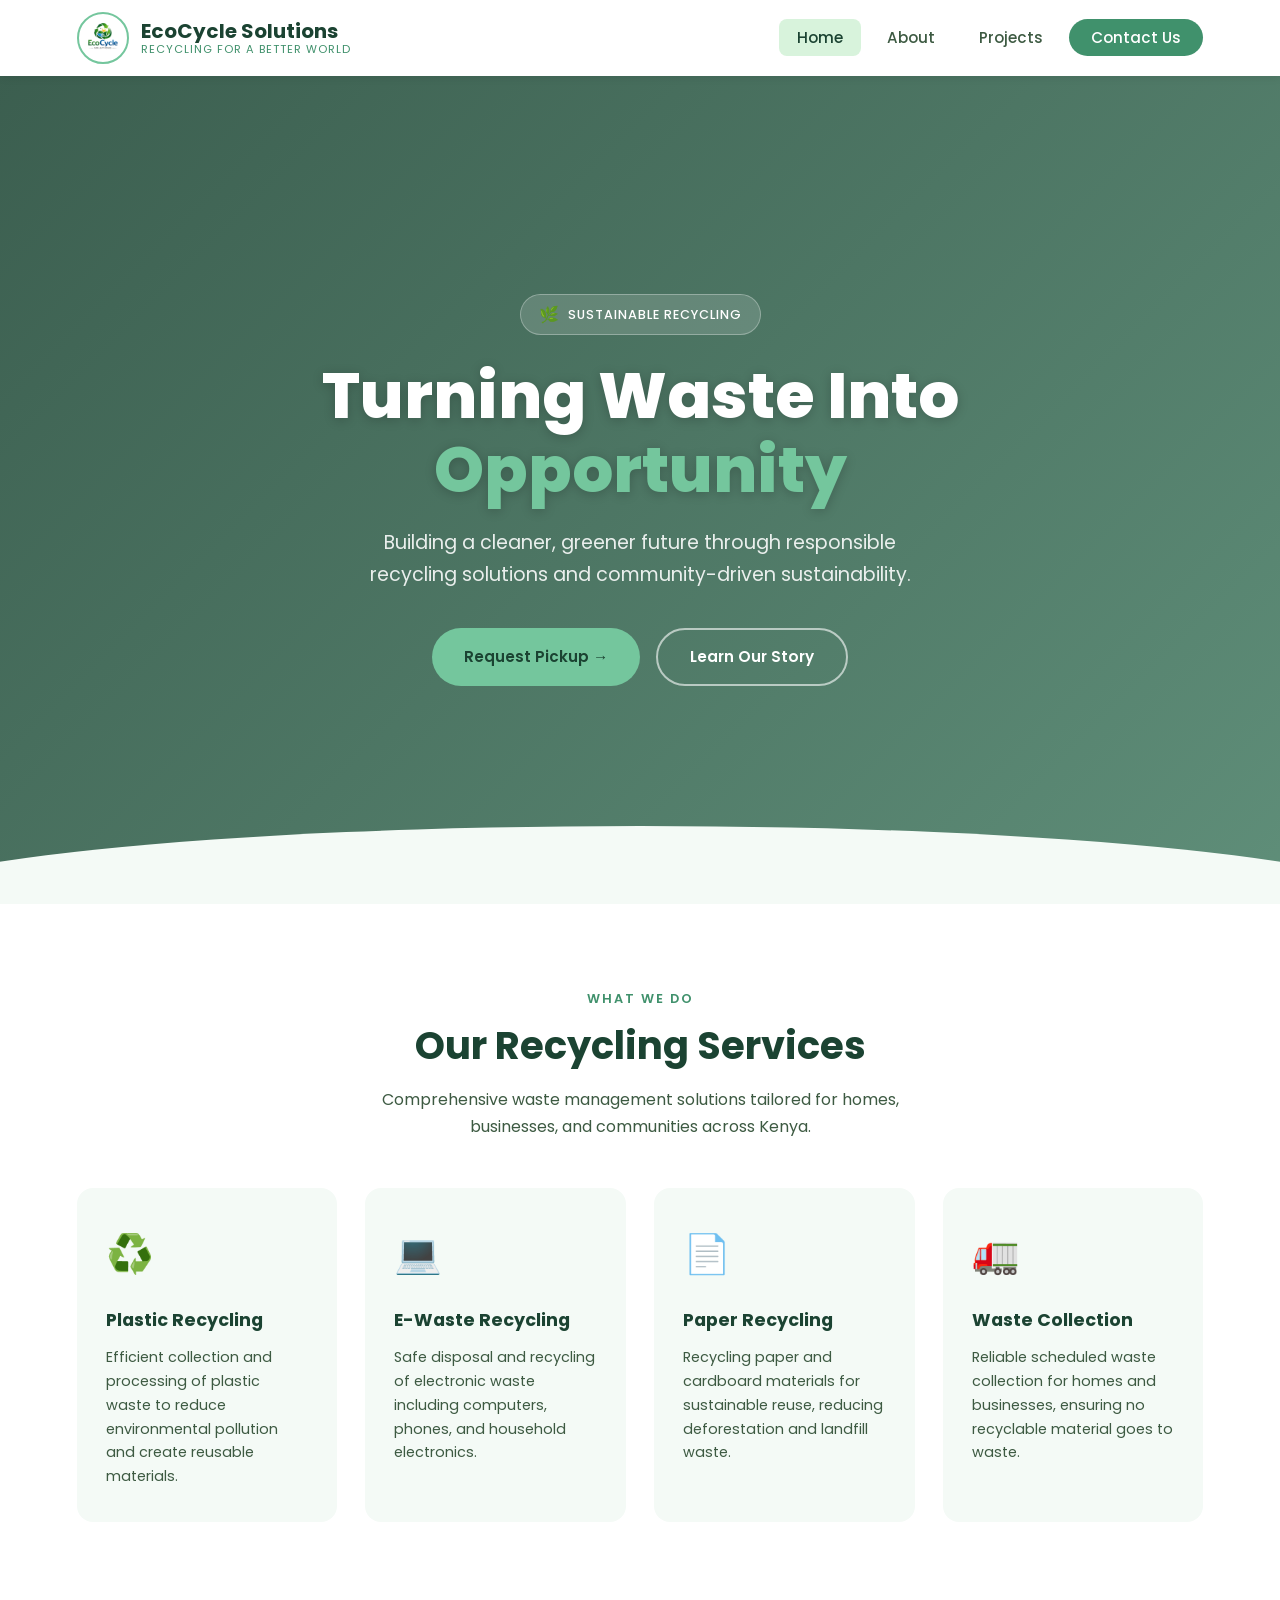
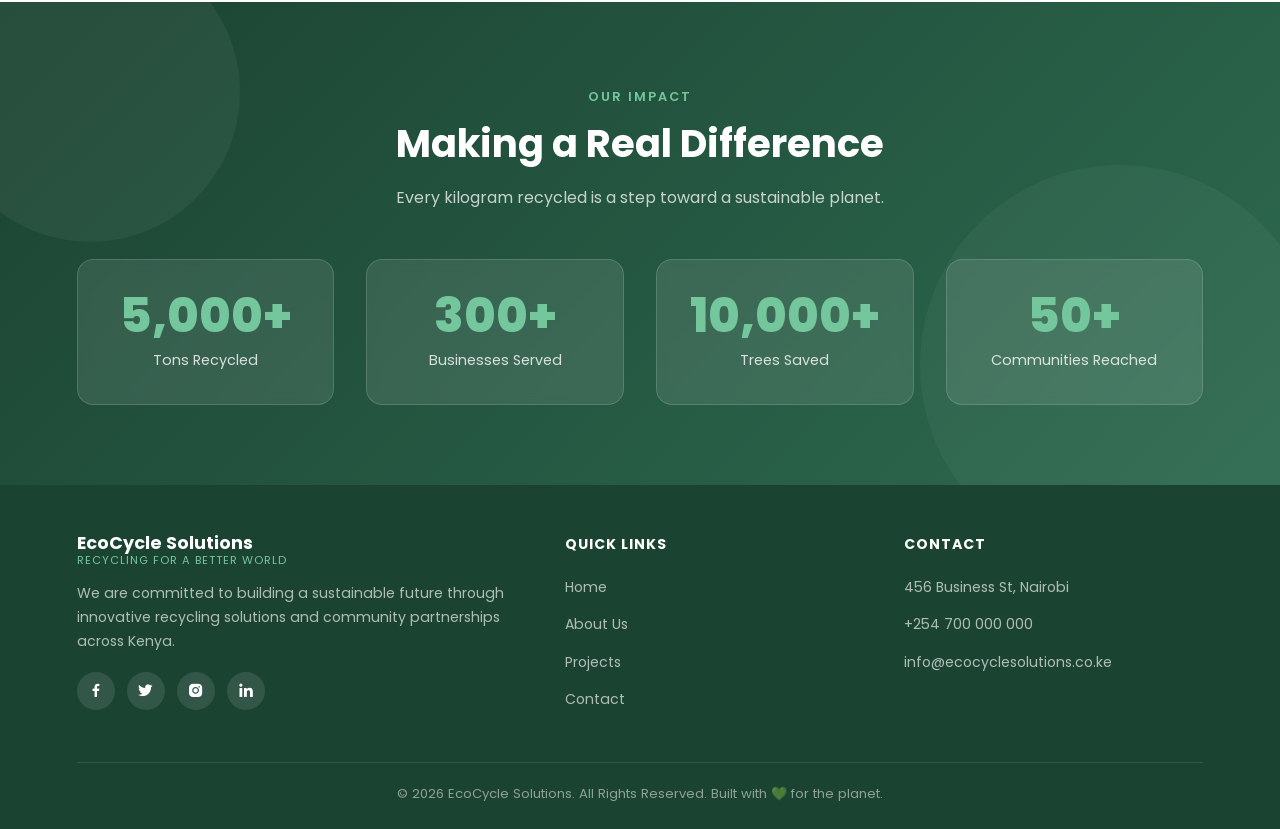
<file: index.html>
<!DOCTYPE html>
<html lang="en">
<head>
  <meta charset="UTF-8">
  <meta name="viewport" content="width=device-width, initial-scale=1.0">
  <meta name="description" content="EcoCycle Solutions — Building a cleaner, greener future through responsible recycling and sustainable waste management in Kenya.">
  <title>EcoCycle Solutions | Home</title>
  <link rel="stylesheet" href="style.css">
  <link href="https://unpkg.com/boxicons@2.1.4/css/boxicons.min.css" rel="stylesheet">
</head>
<body>

<!-- ===== HEADER ===== -->
<header>
  <div class="nav-container">
    <div class="logo">
      <img src="logo.png" alt="EcoCycle Solutions Logo">
      <div class="logo-text">EcoCycle Solutions<span>Recycling for a better world</span></div>
    </div>

    <button class="hamburger" id="hamburger" aria-label="Toggle menu">
      <span></span><span></span><span></span>
    </button>

    <nav id="main-nav">
      <ul>
        <li><a href="index.html" class="active">Home</a></li>
        <li><a href="about.html">About</a></li>
        <li><a href="projects.html">Projects</a></li>
        <li><a href="contact.html" class="btn-nav">Contact Us</a></li>
      </ul>
    </nav>
  </div>
</header>

<!-- ===== HERO ===== -->
<section class="hero">
  <div class="hero-content">
    <div class="hero-badge">Sustainable Recycling</div>
    <h1>Turning Waste Into <em>Opportunity</em></h1>
    <p>Building a cleaner, greener future through responsible recycling solutions and community-driven sustainability.</p>
    <div class="hero-actions">
      <a href="contact.html" class="btn btn-primary">Request Pickup &rarr;</a>
      <a href="about.html" class="btn btn-outline">Learn Our Story</a>
    </div>
  </div>
</section>

<!-- ===== SERVICES ===== -->
<section class="services">
  <div class="section-header">
    <span class="section-label">What We Do</span>
    <h2 class="section-title">Our Recycling Services</h2>
    <p class="section-subtitle">Comprehensive waste management solutions tailored for homes, businesses, and communities across Kenya.</p>
  </div>

  <div class="service-grid">
    <div class="service-card">
      <span class="service-icon">♻️</span>
      <h3>Plastic Recycling</h3>
      <p>Efficient collection and processing of plastic waste to reduce environmental pollution and create reusable materials.</p>
    </div>
    <div class="service-card">
      <span class="service-icon">💻</span>
      <h3>E-Waste Recycling</h3>
      <p>Safe disposal and recycling of electronic waste including computers, phones, and household electronics.</p>
    </div>
    <div class="service-card">
      <span class="service-icon">📄</span>
      <h3>Paper Recycling</h3>
      <p>Recycling paper and cardboard materials for sustainable reuse, reducing deforestation and landfill waste.</p>
    </div>
    <div class="service-card">
      <span class="service-icon">🚛</span>
      <h3>Waste Collection</h3>
      <p>Reliable scheduled waste collection for homes and businesses, ensuring no recyclable material goes to waste.</p>
    </div>
  </div>
</section>

<!-- ===== IMPACT ===== -->
<section class="impact">
  <div class="section-header">
    <span class="section-label">Our Impact</span>
    <h2 class="section-title">Making a Real Difference</h2>
    <p class="section-subtitle" style="color:rgba(255,255,255,0.75)">Every kilogram recycled is a step toward a sustainable planet.</p>
  </div>

  <div class="impact-grid">
    <div class="stat-card">
      <div class="number">5,000+</div>
      <div class="label">Tons Recycled</div>
    </div>
    <div class="stat-card">
      <div class="number">300+</div>
      <div class="label">Businesses Served</div>
    </div>
    <div class="stat-card">
      <div class="number">10,000+</div>
      <div class="label">Trees Saved</div>
    </div>
    <div class="stat-card">
      <div class="number">50+</div>
      <div class="label">Communities Reached</div>
    </div>
  </div>
</section>

<!-- ===== FOOTER ===== -->
<footer>
  <div class="footer-grid">
    <div class="footer-brand">
      <div class="logo-text">EcoCycle Solutions<span>Recycling for a better world</span></div>
      <p>We are committed to building a sustainable future through innovative recycling solutions and community partnerships across Kenya.</p>
      <div class="social-links">
        <a href="#" class="social-link" aria-label="Facebook"><i class='bx bxl-facebook'></i></a>
        <a href="#" class="social-link" aria-label="Twitter"><i class='bx bxl-twitter'></i></a>
        <a href="#" class="social-link" aria-label="Instagram"><i class='bx bxl-instagram-alt'></i></a>
        <a href="#" class="social-link" aria-label="LinkedIn"><i class='bx bxl-linkedin'></i></a>
      </div>
    </div>

    <div class="footer-col">
      <h4>Quick Links</h4>
      <ul>
        <li><a href="index.html">Home</a></li>
        <li><a href="about.html">About Us</a></li>
        <li><a href="projects.html">Projects</a></li>
        <li><a href="contact.html">Contact</a></li>
      </ul>
    </div>

    <div class="footer-col">
      <h4>Contact</h4>
      <ul>
        <li><a href="#">456 Business St, Nairobi</a></li>
        <li><a href="tel:+254700000000">+254 700 000 000</a></li>
        <li><a href="mailto:info@ecocyclesolutions.co.ke">info@ecocyclesolutions.co.ke</a></li>
      </ul>
    </div>
  </div>

  <div class="footer-bottom">
    <p>&copy; 2026 EcoCycle Solutions. All Rights Reserved. Built with 💚 for the planet.</p>
  </div>
</footer>

<script>
  const hamburger = document.getElementById('hamburger');
  const nav = document.getElementById('main-nav');

  hamburger.addEventListener('click', () => {
    hamburger.classList.toggle('open');
    nav.classList.toggle('open');
    document.body.style.overflow = nav.classList.contains('open') ? 'hidden' : '';
  });

  nav.querySelectorAll('a').forEach(link => {
    link.addEventListener('click', () => {
      hamburger.classList.remove('open');
      nav.classList.remove('open');
      document.body.style.overflow = '';
    });
  });
</script>
</body>
</html>
</file>
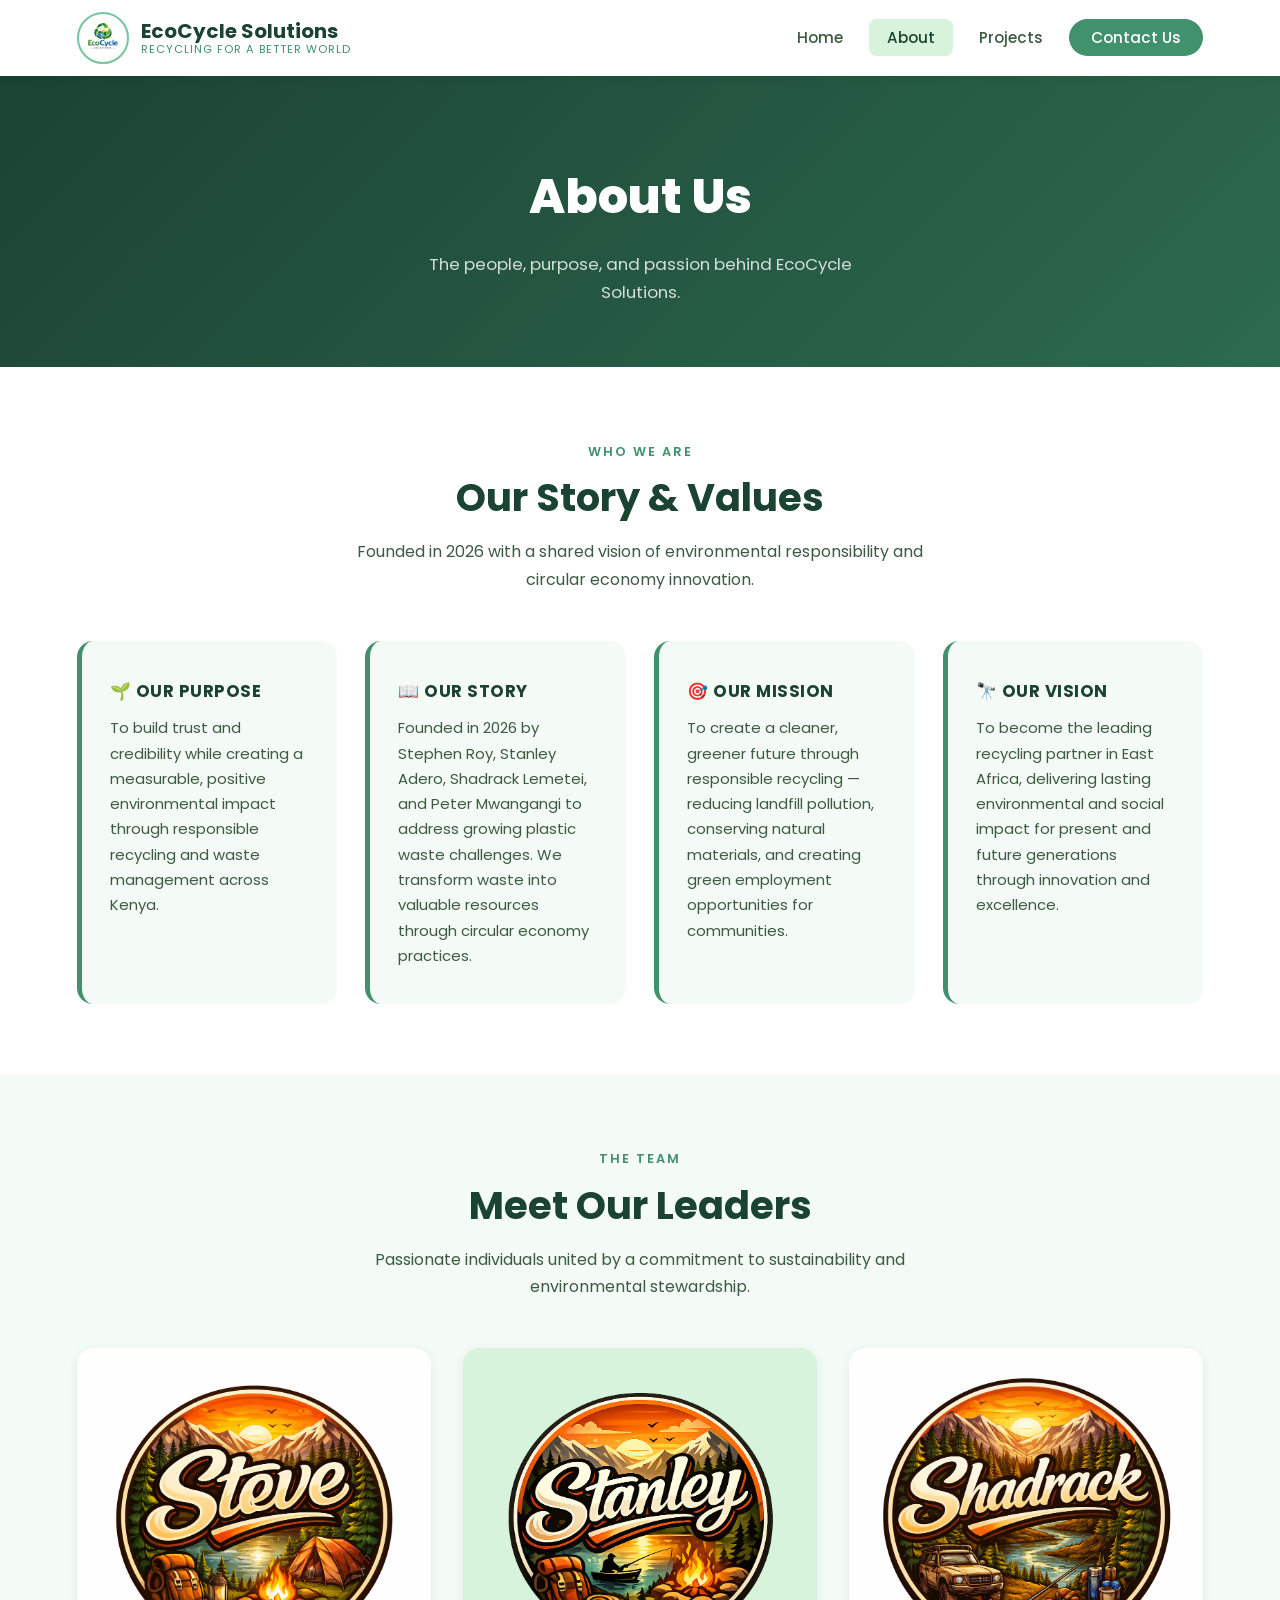
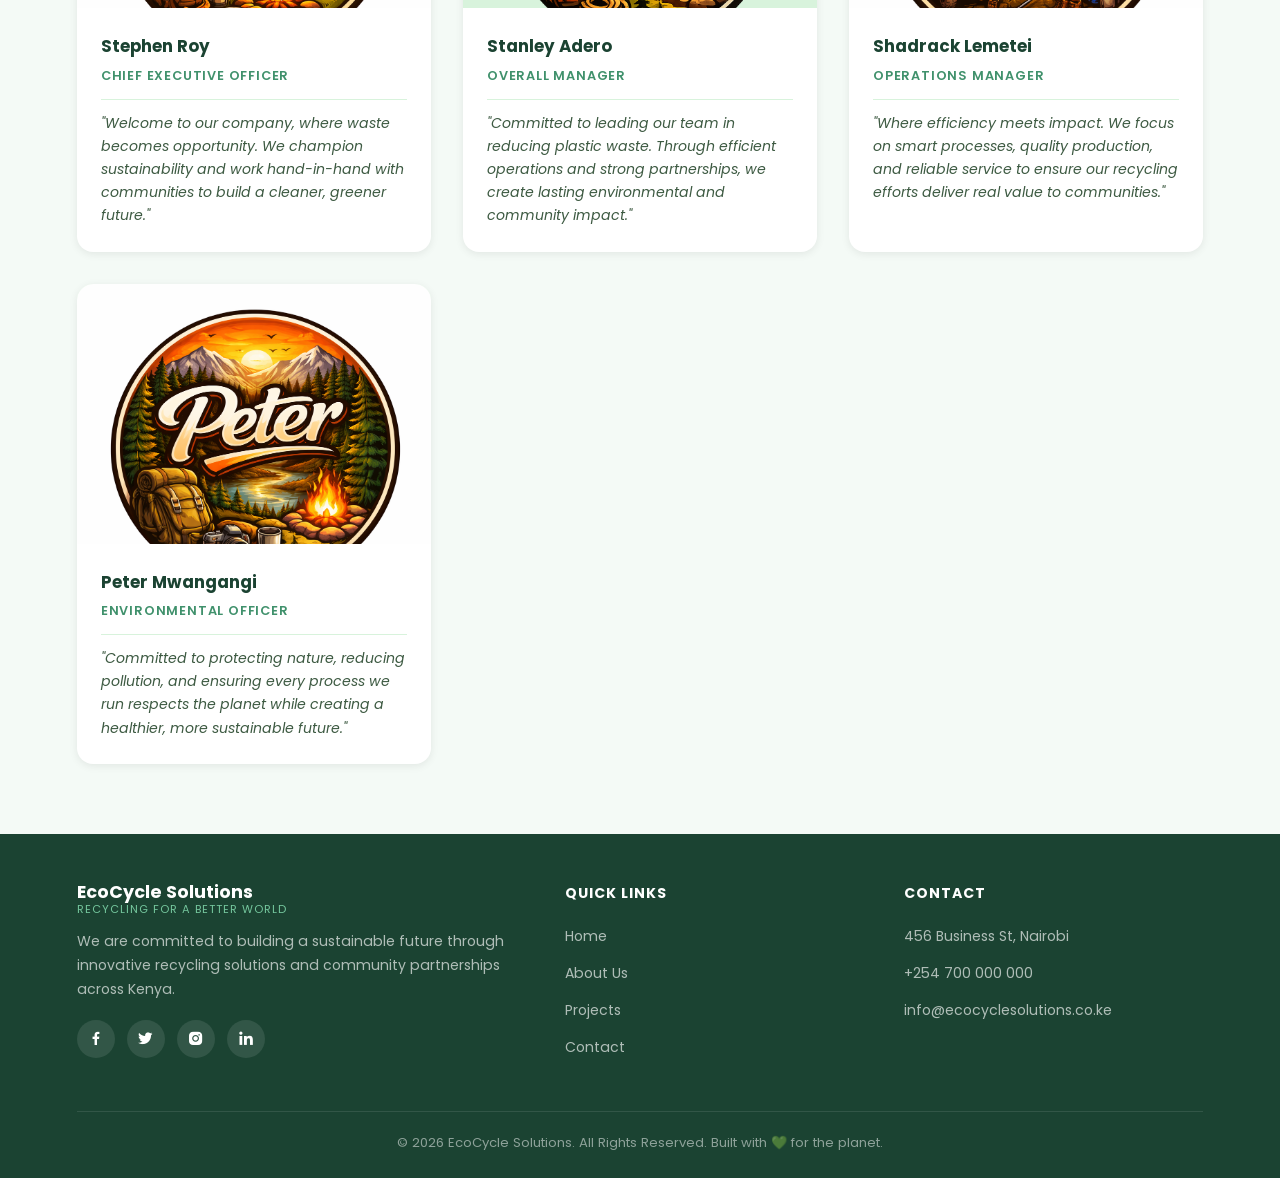
<file: about.html>
<!DOCTYPE html>
<html lang="en">
<head>
  <meta charset="UTF-8">
  <meta name="viewport" content="width=device-width, initial-scale=1.0">
  <meta name="description" content="Learn about EcoCycle Solutions — our story, mission, vision, and the dedicated team driving sustainable recycling in Kenya.">
  <title>About Us | EcoCycle Solutions</title>
  <link rel="stylesheet" href="style.css">
  <link href="https://unpkg.com/boxicons@2.1.4/css/boxicons.min.css" rel="stylesheet">
</head>
<body>

<!-- ===== HEADER ===== -->
<header>
  <div class="nav-container">
    <div class="logo">
      <img src="logo.png" alt="EcoCycle Solutions Logo">
      <div class="logo-text">EcoCycle Solutions<span>Recycling for a better world</span></div>
    </div>

    <button class="hamburger" id="hamburger" aria-label="Toggle menu">
      <span></span><span></span><span></span>
    </button>

    <nav id="main-nav">
      <ul>
        <li><a href="index.html">Home</a></li>
        <li><a href="about.html" class="active">About</a></li>
        <li><a href="projects.html">Projects</a></li>
        <li><a href="contact.html" class="btn-nav">Contact Us</a></li>
      </ul>
    </nav>
  </div>
</header>

<!-- ===== PAGE HERO ===== -->
<section class="page-hero">
  <h1>About Us</h1>
  <p>The people, purpose, and passion behind EcoCycle Solutions.</p>
</section>

<!-- ===== ABOUT INFO ===== -->
<section class="about-section">
  <div class="section-header">
    <span class="section-label">Who We Are</span>
    <h2 class="section-title">Our Story &amp; Values</h2>
    <p class="section-subtitle">Founded in 2026 with a shared vision of environmental responsibility and circular economy innovation.</p>
  </div>

  <div class="about-grid">
    <div class="about-card">
      <h3>🌱 Our Purpose</h3>
      <p>To build trust and credibility while creating a measurable, positive environmental impact through responsible recycling and waste management across Kenya.</p>
    </div>
    <div class="about-card">
      <h3>📖 Our Story</h3>
      <p>Founded in 2026 by Stephen Roy, Stanley Adero, Shadrack Lemetei, and Peter Mwangangi to address growing plastic waste challenges. We transform waste into valuable resources through circular economy practices.</p>
    </div>
    <div class="about-card">
      <h3>🎯 Our Mission</h3>
      <p>To create a cleaner, greener future through responsible recycling — reducing landfill pollution, conserving natural materials, and creating green employment opportunities for communities.</p>
    </div>
    <div class="about-card">
      <h3>🔭 Our Vision</h3>
      <p>To become the leading recycling partner in East Africa, delivering lasting environmental and social impact for present and future generations through innovation and excellence.</p>
    </div>
  </div>
</section>

<!-- ===== TEAM ===== -->
<section class="team-section">
  <div class="section-header">
    <span class="section-label">The Team</span>
    <h2 class="section-title">Meet Our Leaders</h2>
    <p class="section-subtitle">Passionate individuals united by a commitment to sustainability and environmental stewardship.</p>
  </div>

  <div class="team-grid">

    <div class="team-card">
      <div class="team-img-wrap">
        <img src="steve.png" alt="Stephen Roy — CEO">
      </div>
      <div class="team-info">
        <h3>Stephen Roy</h3>
        <div class="team-role">Chief Executive Officer</div>
        <p class="team-quote">"Welcome to our company, where waste becomes opportunity. We champion sustainability and work hand-in-hand with communities to build a cleaner, greener future."</p>
      </div>
    </div>

    <div class="team-card">
      <div class="team-img-wrap">
        <img src="stanley.png" alt="Stanley Adero — Overall Manager">
      </div>
      <div class="team-info">
        <h3>Stanley Adero</h3>
        <div class="team-role">Overall Manager</div>
        <p class="team-quote">"Committed to leading our team in reducing plastic waste. Through efficient operations and strong partnerships, we create lasting environmental and community impact."</p>
      </div>
    </div>

    <div class="team-card">
      <div class="team-img-wrap">
        <img src="shadrack.png" alt="Shadrack Lemetei — Operations Manager">
      </div>
      <div class="team-info">
        <h3>Shadrack Lemetei</h3>
        <div class="team-role">Operations Manager</div>
        <p class="team-quote">"Where efficiency meets impact. We focus on smart processes, quality production, and reliable service to ensure our recycling efforts deliver real value to communities."</p>
      </div>
    </div>

    <div class="team-card">
      <div class="team-img-wrap">
        <img src="peter.png" alt="Peter Mwangangi — Environmental Officer">
      </div>
      <div class="team-info">
        <h3>Peter Mwangangi</h3>
        <div class="team-role">Environmental Officer</div>
        <p class="team-quote">"Committed to protecting nature, reducing pollution, and ensuring every process we run respects the planet while creating a healthier, more sustainable future."</p>
      </div>
    </div>

  </div>
</section>

<!-- ===== FOOTER ===== -->
<footer>
  <div class="footer-grid">
    <div class="footer-brand">
      <div class="logo-text">EcoCycle Solutions<span>Recycling for a better world</span></div>
      <p>We are committed to building a sustainable future through innovative recycling solutions and community partnerships across Kenya.</p>
      <div class="social-links">
        <a href="#" class="social-link" aria-label="Facebook"><i class='bx bxl-facebook'></i></a>
        <a href="#" class="social-link" aria-label="Twitter"><i class='bx bxl-twitter'></i></a>
        <a href="#" class="social-link" aria-label="Instagram"><i class='bx bxl-instagram-alt'></i></a>
        <a href="#" class="social-link" aria-label="LinkedIn"><i class='bx bxl-linkedin'></i></a>
      </div>
    </div>
    <div class="footer-col">
      <h4>Quick Links</h4>
      <ul>
        <li><a href="index.html">Home</a></li>
        <li><a href="about.html">About Us</a></li>
        <li><a href="projects.html">Projects</a></li>
        <li><a href="contact.html">Contact</a></li>
      </ul>
    </div>
    <div class="footer-col">
      <h4>Contact</h4>
      <ul>
        <li><a href="#">456 Business St, Nairobi</a></li>
        <li><a href="tel:+254700000000">+254 700 000 000</a></li>
        <li><a href="mailto:info@ecocyclesolutions.co.ke">info@ecocyclesolutions.co.ke</a></li>
      </ul>
    </div>
  </div>
  <div class="footer-bottom">
    <p>&copy; 2026 EcoCycle Solutions. All Rights Reserved. Built with 💚 for the planet.</p>
  </div>
</footer>

<script>
  const hamburger = document.getElementById('hamburger');
  const nav = document.getElementById('main-nav');
  hamburger.addEventListener('click', () => {
    hamburger.classList.toggle('open');
    nav.classList.toggle('open');
    document.body.style.overflow = nav.classList.contains('open') ? 'hidden' : '';
  });
  nav.querySelectorAll('a').forEach(link => {
    link.addEventListener('click', () => {
      hamburger.classList.remove('open');
      nav.classList.remove('open');
      document.body.style.overflow = '';
    });
  });
</script>
</body>
</html>
</file>
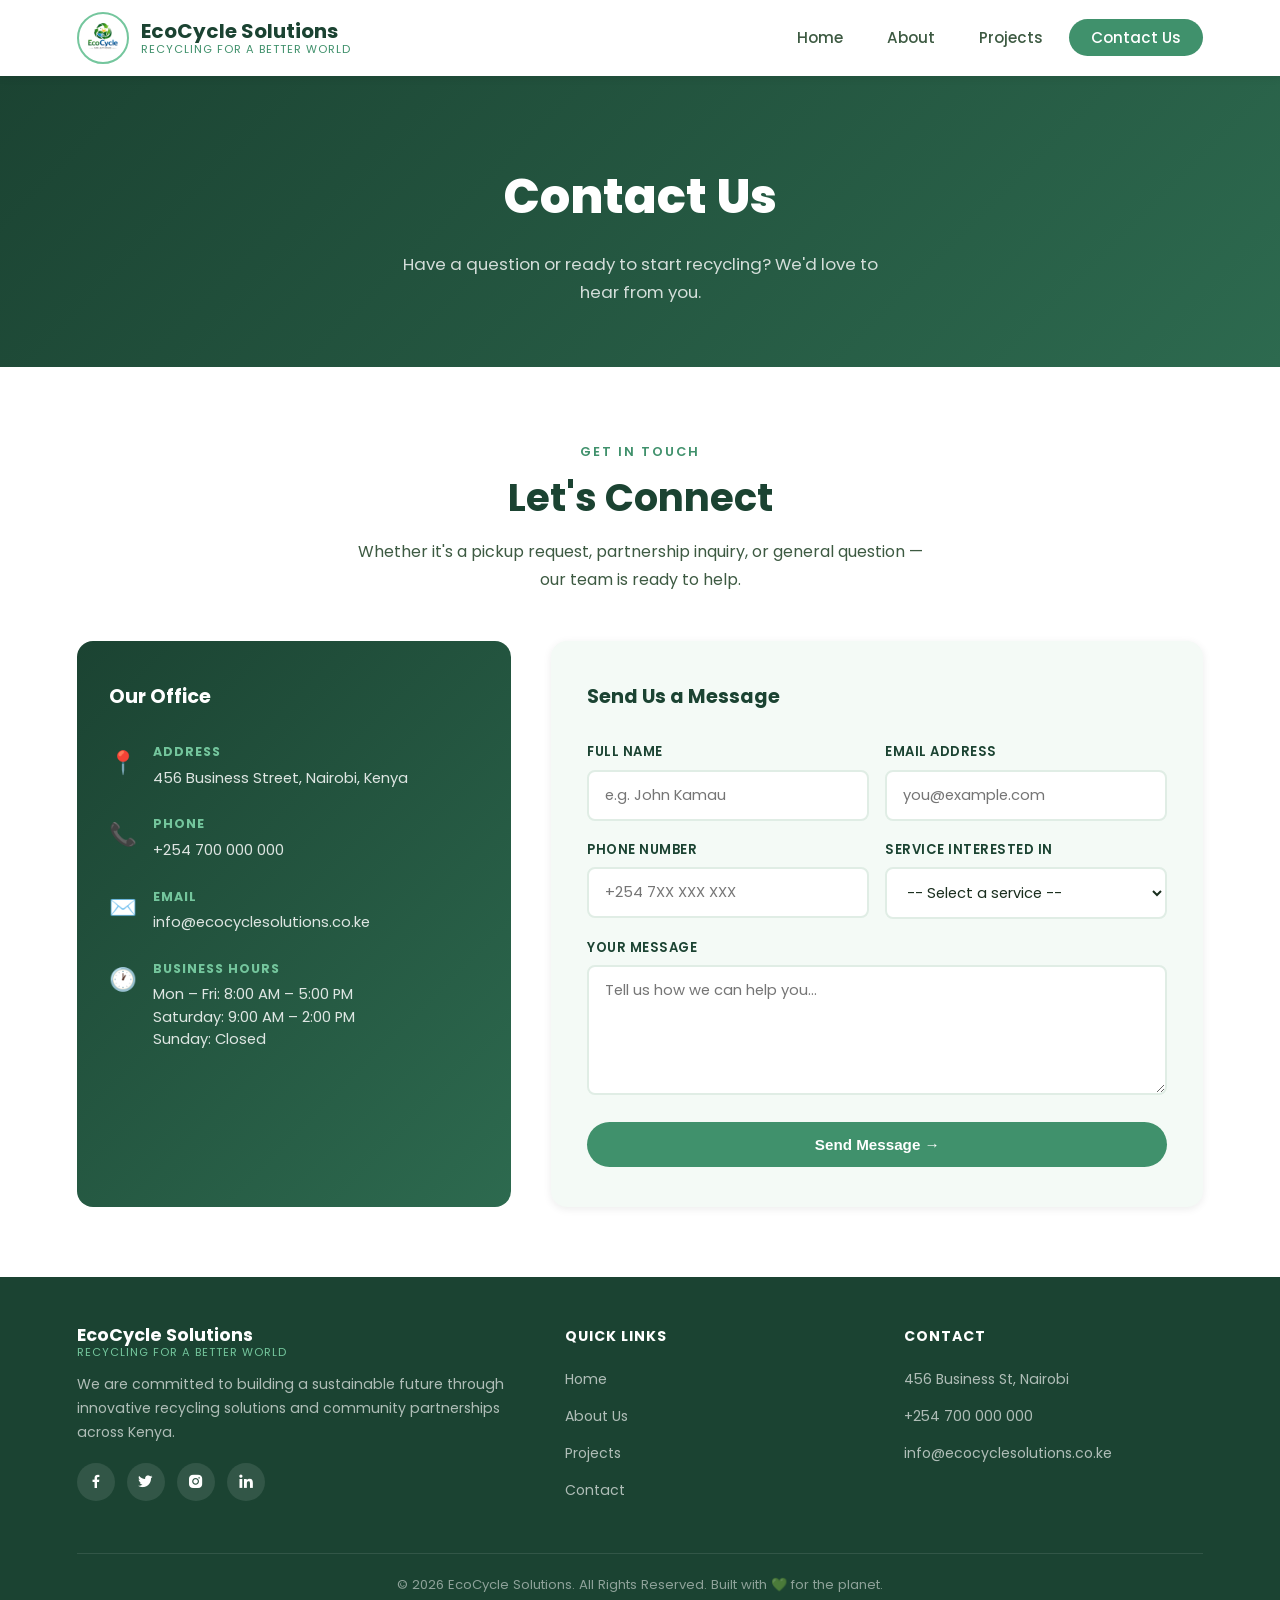
<file: contact.html>
<!DOCTYPE html>
<html lang="en">
<head>
  <meta charset="UTF-8">
  <meta name="viewport" content="width=device-width, initial-scale=1.0">
  <meta name="description" content="Get in touch with EcoCycle Solutions for waste pickups, partnerships, and sustainability inquiries.">
  <title>Contact Us | EcoCycle Solutions</title>
  <link rel="stylesheet" href="style.css">
  <link href="https://unpkg.com/boxicons@2.1.4/css/boxicons.min.css" rel="stylesheet">
</head>
<body>

<!-- ===== HEADER ===== -->
<header>
  <div class="nav-container">
    <div class="logo">
      <img src="logo.png" alt="EcoCycle Solutions Logo">
      <div class="logo-text">EcoCycle Solutions<span>Recycling for a better world</span></div>
    </div>

    <button class="hamburger" id="hamburger" aria-label="Toggle menu">
      <span></span><span></span><span></span>
    </button>

    <nav id="main-nav">
      <ul>
        <li><a href="index.html">Home</a></li>
        <li><a href="about.html">About</a></li>
        <li><a href="projects.html">Projects</a></li>
        <li><a href="contact.html" class="active btn-nav">Contact Us</a></li>
      </ul>
    </nav>
  </div>
</header>

<!-- ===== PAGE HERO ===== -->
<section class="page-hero">
  <h1>Contact Us</h1>
  <p>Have a question or ready to start recycling? We'd love to hear from you.</p>
</section>

<!-- ===== CONTACT ===== -->
<section class="contact-section">
  <div class="section-header">
    <span class="section-label">Get In Touch</span>
    <h2 class="section-title">Let's Connect</h2>
    <p class="section-subtitle">Whether it's a pickup request, partnership inquiry, or general question — our team is ready to help.</p>
  </div>

  <div class="contact-grid">

    <!-- Info Panel -->
    <div class="contact-info">
      <h3>Our Office</h3>

      <div class="info-item">
        <span class="info-icon">📍</span>
        <div>
          <strong>Address</strong>
          <p>456 Business Street, Nairobi, Kenya</p>
        </div>
      </div>

      <div class="info-item">
        <span class="info-icon">📞</span>
        <div>
          <strong>Phone</strong>
          <p>+254 700 000 000</p>
        </div>
      </div>

      <div class="info-item">
        <span class="info-icon">✉️</span>
        <div>
          <strong>Email</strong>
          <p>info@ecocyclesolutions.co.ke</p>
        </div>
      </div>

      <div class="info-item">
        <span class="info-icon">🕐</span>
        <div>
          <strong>Business Hours</strong>
          <p>Mon – Fri: 8:00 AM – 5:00 PM<br>Saturday: 9:00 AM – 2:00 PM<br>Sunday: Closed</p>
        </div>
      </div>
    </div>

    <!-- Form Panel -->
    <div class="contact-form-wrap">
      <h3>Send Us a Message</h3>
      <form id="contact-form" action="#" method="POST" novalidate>

        <div class="form-row">
          <div class="form-group">
            <label for="name">Full Name</label>
            <input type="text" id="name" name="name" placeholder="e.g. John Kamau" required>
          </div>
          <div class="form-group">
            <label for="email">Email Address</label>
            <input type="email" id="email" name="email" placeholder="you@example.com" required>
          </div>
        </div>

        <div class="form-row">
          <div class="form-group">
            <label for="phone">Phone Number</label>
            <input type="tel" id="phone" name="phone" placeholder="+254 7XX XXX XXX">
          </div>
          <div class="form-group">
            <label for="service">Service Interested In</label>
            <select id="service" name="service">
              <option value="">-- Select a service --</option>
              <option value="plastic">Plastic Recycling</option>
              <option value="ewaste">E-Waste Recycling</option>
              <option value="paper">Paper Recycling</option>
              <option value="collection">Waste Collection</option>
              <option value="other">Other</option>
            </select>
          </div>
        </div>

        <div class="form-group">
          <label for="message">Your Message</label>
          <textarea id="message" name="message" placeholder="Tell us how we can help you..." required></textarea>
        </div>

        <button type="submit" class="btn btn-green" style="width:100%; justify-content:center;">
          Send Message &rarr;
        </button>

      </form>
    </div>

  </div>
</section>

<!-- ===== FOOTER ===== -->
<footer>
  <div class="footer-grid">
    <div class="footer-brand">
      <div class="logo-text">EcoCycle Solutions<span>Recycling for a better world</span></div>
      <p>We are committed to building a sustainable future through innovative recycling solutions and community partnerships across Kenya.</p>
      <div class="social-links">
        <a href="#" class="social-link" aria-label="Facebook"><i class='bx bxl-facebook'></i></a>
        <a href="#" class="social-link" aria-label="Twitter"><i class='bx bxl-twitter'></i></a>
        <a href="#" class="social-link" aria-label="Instagram"><i class='bx bxl-instagram-alt'></i></a>
        <a href="#" class="social-link" aria-label="LinkedIn"><i class='bx bxl-linkedin'></i></a>
      </div>
    </div>
    <div class="footer-col">
      <h4>Quick Links</h4>
      <ul>
        <li><a href="index.html">Home</a></li>
        <li><a href="about.html">About Us</a></li>
        <li><a href="projects.html">Projects</a></li>
        <li><a href="contact.html">Contact</a></li>
      </ul>
    </div>
    <div class="footer-col">
      <h4>Contact</h4>
      <ul>
        <li><a href="#">456 Business St, Nairobi</a></li>
        <li><a href="tel:+254700000000">+254 700 000 000</a></li>
        <li><a href="mailto:info@ecocyclesolutions.co.ke">info@ecocyclesolutions.co.ke</a></li>
      </ul>
    </div>
  </div>
  <div class="footer-bottom">
    <p>&copy; 2026 EcoCycle Solutions. All Rights Reserved. Built with 💚 for the planet.</p>
  </div>
</footer>

<script>
  // Hamburger
  const hamburger = document.getElementById('hamburger');
  const nav = document.getElementById('main-nav');
  hamburger.addEventListener('click', () => {
    hamburger.classList.toggle('open');
    nav.classList.toggle('open');
    document.body.style.overflow = nav.classList.contains('open') ? 'hidden' : '';
  });
  nav.querySelectorAll('a').forEach(link => {
    link.addEventListener('click', () => {
      hamburger.classList.remove('open');
      nav.classList.remove('open');
      document.body.style.overflow = '';
    });
  });

  // Form submit feedback
  document.getElementById('contact-form').addEventListener('submit', function(e) {
    e.preventDefault();
    const btn = this.querySelector('button[type="submit"]');
    btn.textContent = '✅ Message Sent!';
    btn.style.background = 'var(--green-dark)';
    setTimeout(() => {
      btn.innerHTML = 'Send Message &rarr;';
      btn.style.background = '';
      this.reset();
    }, 3000);
  });
</script>
</body>
</html>
</file>
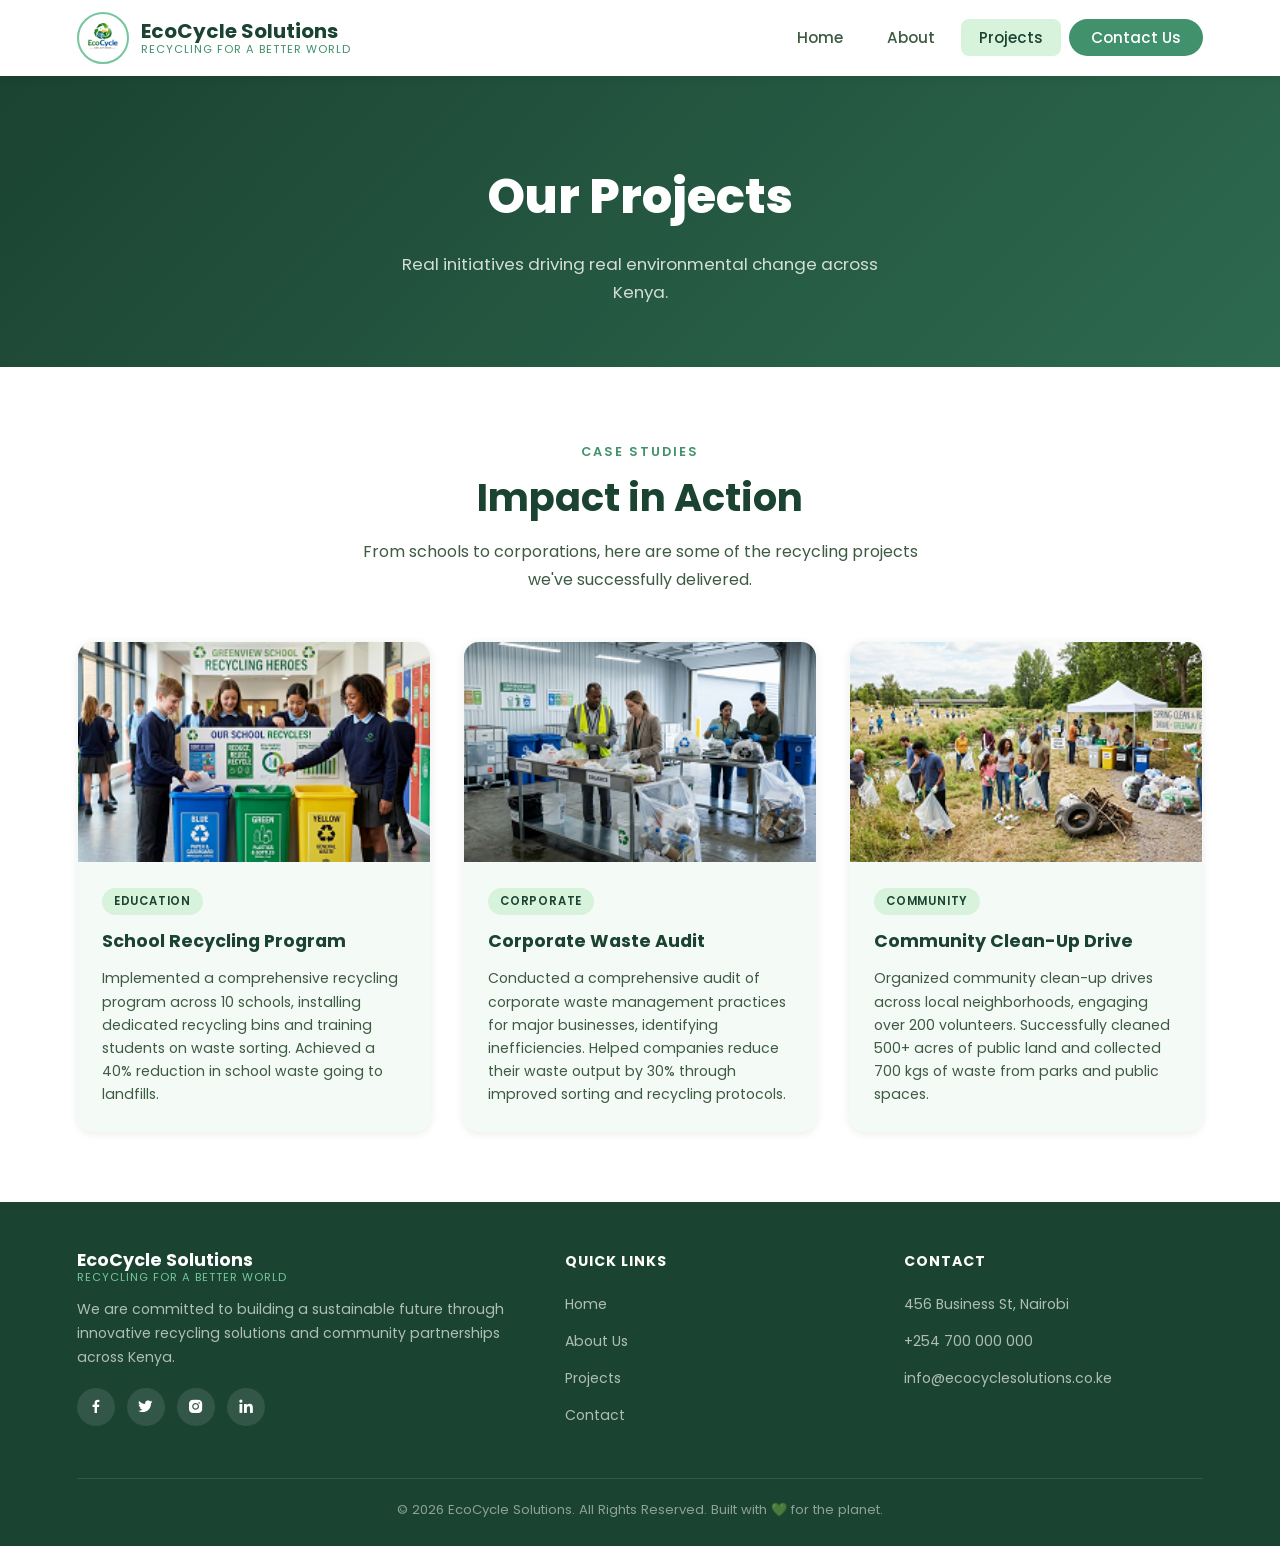
<file: projects.html>
<!DOCTYPE html>
<html lang="en">
<head>
  <meta charset="UTF-8">
  <meta name="viewport" content="width=device-width, initial-scale=1.0">
  <meta name="description" content="Explore EcoCycle Solutions' community and corporate recycling projects making a real environmental difference in Kenya.">
  <title>Projects | EcoCycle Solutions</title>
  <link rel="stylesheet" href="style.css">
  <link href="https://unpkg.com/boxicons@2.1.4/css/boxicons.min.css" rel="stylesheet">
</head>
<body>

<!-- ===== HEADER ===== -->
<header>
  <div class="nav-container">
    <div class="logo">
      <img src="logo.png" alt="EcoCycle Solutions Logo">
      <div class="logo-text">EcoCycle Solutions<span>Recycling for a better world</span></div>
    </div>

    <button class="hamburger" id="hamburger" aria-label="Toggle menu">
      <span></span><span></span><span></span>
    </button>

    <nav id="main-nav">
      <ul>
        <li><a href="index.html">Home</a></li>
        <li><a href="about.html">About</a></li>
        <li><a href="projects.html" class="active">Projects</a></li>
        <li><a href="contact.html" class="btn-nav">Contact Us</a></li>
      </ul>
    </nav>
  </div>
</header>

<!-- ===== PAGE HERO ===== -->
<section class="page-hero">
  <h1>Our Projects</h1>
  <p>Real initiatives driving real environmental change across Kenya.</p>
</section>

<!-- ===== PROJECTS ===== -->
<section class="projects-section">
  <div class="section-header">
    <span class="section-label">Case Studies</span>
    <h2 class="section-title">Impact in Action</h2>
    <p class="section-subtitle">From schools to corporations, here are some of the recycling projects we've successfully delivered.</p>
  </div>

  <div class="projects-grid">

    <div class="project-card">
      <div class="project-img-wrap">
        <img src="School Recycling Program Image.png" alt="School Recycling Program">
      </div>
      <div class="project-body">
        <span class="project-tag">Education</span>
        <h3>School Recycling Program</h3>
        <p>Implemented a comprehensive recycling program across 10 schools, installing dedicated recycling bins and training students on waste sorting. Achieved a 40% reduction in school waste going to landfills.</p>
      </div>
    </div>

    <div class="project-card">
      <div class="project-img-wrap">
        <img src="Corporate Waste Audit Image.png" alt="Corporate Waste Audit">
      </div>
      <div class="project-body">
        <span class="project-tag">Corporate</span>
        <h3>Corporate Waste Audit</h3>
        <p>Conducted a comprehensive audit of corporate waste management practices for major businesses, identifying inefficiencies. Helped companies reduce their waste output by 30% through improved sorting and recycling protocols.</p>
      </div>
    </div>

    <div class="project-card">
      <div class="project-img-wrap">
        <img src="Community Clean-Up Drive Image.png" alt="Community Clean-Up Drive">
      </div>
      <div class="project-body">
        <span class="project-tag">Community</span>
        <h3>Community Clean-Up Drive</h3>
        <p>Organized community clean-up drives across local neighborhoods, engaging over 200 volunteers. Successfully cleaned 500+ acres of public land and collected 700 kgs of waste from parks and public spaces.</p>
      </div>
    </div>

  </div>
</section>

<!-- ===== FOOTER ===== -->
<footer>
  <div class="footer-grid">
    <div class="footer-brand">
      <div class="logo-text">EcoCycle Solutions<span>Recycling for a better world</span></div>
      <p>We are committed to building a sustainable future through innovative recycling solutions and community partnerships across Kenya.</p>
      <div class="social-links">
        <a href="#" class="social-link" aria-label="Facebook"><i class='bx bxl-facebook'></i></a>
        <a href="#" class="social-link" aria-label="Twitter"><i class='bx bxl-twitter'></i></a>
        <a href="#" class="social-link" aria-label="Instagram"><i class='bx bxl-instagram-alt'></i></a>
        <a href="#" class="social-link" aria-label="LinkedIn"><i class='bx bxl-linkedin'></i></a>
      </div>
    </div>
    <div class="footer-col">
      <h4>Quick Links</h4>
      <ul>
        <li><a href="index.html">Home</a></li>
        <li><a href="about.html">About Us</a></li>
        <li><a href="projects.html">Projects</a></li>
        <li><a href="contact.html">Contact</a></li>
      </ul>
    </div>
    <div class="footer-col">
      <h4>Contact</h4>
      <ul>
        <li><a href="#">456 Business St, Nairobi</a></li>
        <li><a href="tel:+254700000000">+254 700 000 000</a></li>
        <li><a href="mailto:info@ecocyclesolutions.co.ke">info@ecocyclesolutions.co.ke</a></li>
      </ul>
    </div>
  </div>
  <div class="footer-bottom">
    <p>&copy; 2026 EcoCycle Solutions. All Rights Reserved. Built with 💚 for the planet.</p>
  </div>
</footer>

<script>
  const hamburger = document.getElementById('hamburger');
  const nav = document.getElementById('main-nav');
  hamburger.addEventListener('click', () => {
    hamburger.classList.toggle('open');
    nav.classList.toggle('open');
    document.body.style.overflow = nav.classList.contains('open') ? 'hidden' : '';
  });
  nav.querySelectorAll('a').forEach(link => {
    link.addEventListener('click', () => {
      hamburger.classList.remove('open');
      nav.classList.remove('open');
      document.body.style.overflow = '';
    });
  });
</script>
</body>
</html>
</file>
<file: style.css>
@import url('https://fonts.googleapis.com/css2?family=Poppins:wght@300;400;500;600;700;800;900&display=swap');

/* ===================== RESET & BASE ===================== */
*, *::before, *::after {
  margin: 0;
  padding: 0;
  box-sizing: border-box;
}

:root {
  --green-dark:   #1b4332;
  --green-mid:    #2d6a4f;
  --green-main:   #40916c;
  --green-light:  #74c69d;
  --green-pale:   #d8f3dc;
  --white:        #ffffff;
  --off-white:    #f4faf6;
  --text-dark:    #1a2e1e;
  --text-mid:     #3d5a42;
  --shadow-sm:    0 2px 8px rgba(0,0,0,0.08);
  --shadow-md:    0 6px 24px rgba(0,0,0,0.12);
  --shadow-lg:    0 16px 48px rgba(0,0,0,0.18);
  --radius-sm:    8px;
  --radius-md:    16px;
  --radius-lg:    32px;
  --transition:   all 0.35s cubic-bezier(0.4,0,0.2,1);
}

html { scroll-behavior: smooth; }

body {
  font-family: 'Poppins', sans-serif;
  background-color: var(--off-white);
  color: var(--text-dark);
  line-height: 1.7;
  overflow-x: hidden;
}

img { max-width: 100%; display: block; }
a  { text-decoration: none; color: inherit; }
ul { list-style: none; }

/* ===================== HEADER / NAV ===================== */
header {
  position: sticky;
  top: 0;
  z-index: 1000;
  background: rgba(255,255,255,0.96);
  backdrop-filter: blur(12px);
  box-shadow: var(--shadow-sm);
}

.nav-container {
  display: flex;
  justify-content: space-between;
  align-items: center;
  padding: 12px 6%;
  max-width: 1280px;
  margin: 0 auto;
}

.logo {
  display: flex;
  align-items: center;
  gap: 12px;
}

.logo img {
  width: 52px;
  height: 52px;
  border-radius: 50%;
  object-fit: cover;
  border: 2px solid var(--green-light);
}

.logo-text {
  font-size: 1.25rem;
  font-weight: 700;
  color: var(--green-dark);
  line-height: 1.2;
}

.logo-text span {
  display: block;
  font-size: 0.7rem;
  font-weight: 400;
  color: var(--green-main);
  letter-spacing: 1px;
  text-transform: uppercase;
}

nav ul {
  display: flex;
  align-items: center;
  gap: 8px;
}

nav ul li a {
  padding: 8px 18px;
  border-radius: var(--radius-sm);
  font-weight: 500;
  font-size: 0.95rem;
  color: var(--text-mid);
  transition: var(--transition);
}

nav ul li a:hover,
nav ul li a.active {
  color: var(--green-dark);
  background: var(--green-pale);
}

nav ul li a.btn-nav {
  background: var(--green-main);
  color: var(--white);
  border-radius: var(--radius-lg);
  padding: 8px 22px;
}

nav ul li a.btn-nav:hover {
  background: var(--green-dark);
  transform: translateY(-2px);
  box-shadow: 0 4px 16px rgba(64,145,108,0.4);
}

/* Hamburger */
.hamburger {
  display: none;
  flex-direction: column;
  gap: 5px;
  cursor: pointer;
  padding: 4px;
  background: none;
  border: none;
  z-index: 1100;
}

.hamburger span {
  display: block;
  width: 26px;
  height: 3px;
  background: var(--green-dark);
  border-radius: 4px;
  transition: var(--transition);
}

.hamburger.open span:nth-child(1) { transform: translateY(8px) rotate(45deg); }
.hamburger.open span:nth-child(2) { opacity: 0; }
.hamburger.open span:nth-child(3) { transform: translateY(-8px) rotate(-45deg); }

/* ===================== HERO ===================== */
.hero {
  min-height: 92vh;
  background:
    linear-gradient(135deg, rgba(27,67,50,0.85) 0%, rgba(45,106,79,0.75) 100%),
    url('https://images.unsplash.com/photo-1558618666-fcd25c85cd64?w=1600') center/cover no-repeat;
  display: flex;
  align-items: center;
  justify-content: center;
  text-align: center;
  padding: 60px 6%;
  position: relative;
  overflow: hidden;
}

.hero::after {
  content: '';
  position: absolute;
  bottom: -2px;
  left: 0; right: 0;
  height: 80px;
  background: var(--off-white);
  clip-path: ellipse(60% 100% at 50% 100%);
}

.hero-content {
  max-width: 780px;
  animation: fadeUp 0.9s ease both;
}

.hero-badge {
  display: inline-flex;
  align-items: center;
  gap: 8px;
  background: rgba(255,255,255,0.15);
  backdrop-filter: blur(8px);
  border: 1px solid rgba(255,255,255,0.3);
  color: var(--white);
  padding: 6px 18px;
  border-radius: var(--radius-lg);
  font-size: 0.8rem;
  font-weight: 500;
  letter-spacing: 1px;
  text-transform: uppercase;
  margin-bottom: 24px;
}

.hero-badge::before {
  content: '🌿';
  font-size: 1rem;
}

.hero-content h1 {
  font-size: clamp(2.2rem, 6vw, 4rem);
  font-weight: 800;
  color: var(--white);
  line-height: 1.15;
  margin-bottom: 20px;
  text-shadow: 0 2px 12px rgba(0,0,0,0.2);
}

.hero-content h1 em {
  font-style: normal;
  color: var(--green-light);
}

.hero-content p {
  font-size: clamp(1rem, 2.5vw, 1.2rem);
  color: rgba(255,255,255,0.88);
  margin-bottom: 36px;
  max-width: 560px;
  margin-left: auto;
  margin-right: auto;
}

.hero-actions {
  display: flex;
  gap: 16px;
  justify-content: center;
  flex-wrap: wrap;
}

/* ===================== BUTTONS ===================== */
.btn {
  display: inline-flex;
  align-items: center;
  gap: 8px;
  padding: 14px 32px;
  border-radius: var(--radius-lg);
  font-weight: 600;
  font-size: 0.95rem;
  transition: var(--transition);
  cursor: pointer;
  border: none;
}

.btn-primary {
  background: var(--green-light);
  color: var(--green-dark);
}

.btn-primary:hover {
  background: var(--white);
  transform: translateY(-3px);
  box-shadow: 0 8px 28px rgba(116,198,157,0.5);
}

.btn-outline {
  background: transparent;
  color: var(--white);
  border: 2px solid rgba(255,255,255,0.6);
}

.btn-outline:hover {
  background: rgba(255,255,255,0.15);
  border-color: var(--white);
  transform: translateY(-3px);
}

.btn-green {
  background: var(--green-main);
  color: var(--white);
}

.btn-green:hover {
  background: var(--green-dark);
  transform: translateY(-3px);
  box-shadow: 0 8px 24px rgba(64,145,108,0.4);
}

/* ===================== SECTIONS COMMON ===================== */
section { padding: 80px 6%; }

.section-label {
  display: inline-block;
  color: var(--green-main);
  font-weight: 600;
  font-size: 0.8rem;
  letter-spacing: 2px;
  text-transform: uppercase;
  margin-bottom: 12px;
}

.section-title {
  font-size: clamp(1.6rem, 4vw, 2.4rem);
  font-weight: 700;
  color: var(--green-dark);
  line-height: 1.25;
  margin-bottom: 16px;
}

.section-subtitle {
  font-size: 1rem;
  color: var(--text-mid);
  max-width: 580px;
  margin-bottom: 48px;
}

.section-header { text-align: center; }
.section-header .section-subtitle { margin-left: auto; margin-right: auto; }

/* ===================== SERVICES ===================== */
.services {
  background: var(--white);
}

.service-grid {
  display: grid;
  grid-template-columns: repeat(auto-fit, minmax(240px, 1fr));
  gap: 28px;
  margin-top: 16px;
}

.service-card {
  background: var(--off-white);
  border-radius: var(--radius-md);
  padding: 32px 28px;
  transition: var(--transition);
  border: 1px solid transparent;
  position: relative;
  overflow: hidden;
}

.service-card::before {
  content: '';
  position: absolute;
  inset: 0;
  background: linear-gradient(135deg, var(--green-pale), transparent);
  opacity: 0;
  transition: var(--transition);
}

.service-card:hover {
  transform: translateY(-10px);
  border-color: var(--green-light);
  box-shadow: var(--shadow-md);
}

.service-card:hover::before { opacity: 1; }

.service-icon {
  font-size: 2.4rem;
  margin-bottom: 20px;
  display: block;
}

.service-card h3 {
  font-size: 1.1rem;
  font-weight: 700;
  color: var(--green-dark);
  margin-bottom: 10px;
  position: relative;
}

.service-card p {
  font-size: 0.9rem;
  color: var(--text-mid);
  line-height: 1.65;
  position: relative;
}

/* ===================== IMPACT ===================== */
.impact {
  background: linear-gradient(135deg, var(--green-dark) 0%, var(--green-mid) 100%);
  color: var(--white);
  text-align: center;
  position: relative;
  overflow: hidden;
}

.impact::before {
  content: '';
  position: absolute;
  top: -60px; left: -60px;
  width: 300px; height: 300px;
  background: rgba(255,255,255,0.05);
  border-radius: 50%;
}

.impact::after {
  content: '';
  position: absolute;
  bottom: -80px; right: -40px;
  width: 400px; height: 400px;
  background: rgba(255,255,255,0.04);
  border-radius: 50%;
}

.impact .section-title { color: var(--white); }
.impact .section-label { color: var(--green-light); }

.impact-grid {
  display: grid;
  grid-template-columns: repeat(auto-fit, minmax(180px, 1fr));
  gap: 32px;
  margin-top: 16px;
  position: relative;
  z-index: 1;
}

.stat-card {
  background: rgba(255,255,255,0.1);
  border: 1px solid rgba(255,255,255,0.15);
  border-radius: var(--radius-md);
  padding: 32px 20px;
  backdrop-filter: blur(6px);
  transition: var(--transition);
}

.stat-card:hover {
  background: rgba(255,255,255,0.18);
  transform: translateY(-6px);
}

.stat-card .number {
  font-size: clamp(2rem, 5vw, 3rem);
  font-weight: 800;
  color: var(--green-light);
  line-height: 1;
  margin-bottom: 8px;
}

.stat-card .label {
  font-size: 0.9rem;
  color: rgba(255,255,255,0.8);
  font-weight: 400;
}

/* ===================== ABOUT PAGE ===================== */
.page-hero {
  background: linear-gradient(135deg, var(--green-dark) 0%, var(--green-mid) 100%);
  padding: 80px 6% 60px;
  text-align: center;
  color: var(--white);
}

.page-hero h1 {
  font-size: clamp(2rem, 5vw, 3rem);
  font-weight: 800;
  margin-bottom: 12px;
}

.page-hero p {
  font-size: 1.05rem;
  color: rgba(255,255,255,0.8);
  max-width: 500px;
  margin: 0 auto;
}

/* About info sections */
.about-section {
  background: var(--white);
  padding: 70px 6%;
}

.about-grid {
  display: grid;
  grid-template-columns: repeat(auto-fit, minmax(260px, 1fr));
  gap: 28px;
  margin-top: 40px;
}

.about-card {
  background: var(--off-white);
  border-radius: var(--radius-md);
  padding: 36px 28px;
  border-left: 5px solid var(--green-main);
  transition: var(--transition);
}

.about-card:hover {
  box-shadow: var(--shadow-md);
  transform: translateY(-6px);
  border-left-color: var(--green-dark);
}

.about-card h3 {
  font-size: 1.05rem;
  font-weight: 700;
  color: var(--green-dark);
  margin-bottom: 10px;
  text-transform: uppercase;
  letter-spacing: 0.5px;
}

.about-card p {
  font-size: 0.93rem;
  color: var(--text-mid);
  line-height: 1.7;
}

/* Team section */
.team-section {
  padding: 70px 6%;
  background: var(--off-white);
}

.team-grid {
  display: grid;
  grid-template-columns: repeat(auto-fit, minmax(260px, 1fr));
  gap: 32px;
  margin-top: 16px;
}

.team-card {
  background: var(--white);
  border-radius: var(--radius-md);
  overflow: hidden;
  box-shadow: var(--shadow-sm);
  transition: var(--transition);
}

.team-card:hover {
  transform: translateY(-10px);
  box-shadow: var(--shadow-lg);
}

.team-img-wrap {
  height: 260px;
  overflow: hidden;
  background: var(--green-pale);
}

.team-img-wrap img {
  width: 100%;
  height: 100%;
  object-fit: cover;
  object-position: top;
  transition: transform 0.5s ease;
}

.team-card:hover .team-img-wrap img { transform: scale(1.06); }

.team-info {
  padding: 24px;
}

.team-info h3 {
  font-size: 1.05rem;
  font-weight: 700;
  color: var(--green-dark);
  margin-bottom: 4px;
}

.team-role {
  font-size: 0.8rem;
  color: var(--green-main);
  font-weight: 600;
  text-transform: uppercase;
  letter-spacing: 0.8px;
  margin-bottom: 12px;
}

.team-quote {
  font-size: 0.88rem;
  color: var(--text-mid);
  line-height: 1.65;
  font-style: italic;
  border-top: 1px solid var(--green-pale);
  padding-top: 12px;
}

/* ===================== PROJECTS PAGE ===================== */
.projects-section {
  padding: 70px 6%;
  background: var(--white);
}

.projects-grid {
  display: grid;
  grid-template-columns: repeat(auto-fit, minmax(300px, 1fr));
  gap: 32px;
  margin-top: 16px;
}

.project-card {
  background: var(--off-white);
  border-radius: var(--radius-md);
  overflow: hidden;
  box-shadow: var(--shadow-sm);
  transition: var(--transition);
  border: 1px solid transparent;
}

.project-card:hover {
  transform: translateY(-10px);
  border-color: var(--green-light);
  box-shadow: var(--shadow-lg);
}

.project-img-wrap {
  height: 220px;
  overflow: hidden;
}

.project-img-wrap img {
  width: 100%;
  height: 100%;
  object-fit: cover;
  transition: transform 0.5s ease;
}

.project-card:hover .project-img-wrap img { transform: scale(1.08); }

.project-body {
  padding: 24px;
}

.project-tag {
  display: inline-block;
  background: var(--green-pale);
  color: var(--green-dark);
  font-size: 0.72rem;
  font-weight: 600;
  text-transform: uppercase;
  letter-spacing: 0.8px;
  padding: 4px 12px;
  border-radius: var(--radius-lg);
  margin-bottom: 12px;
}

.project-body h3 {
  font-size: 1.1rem;
  font-weight: 700;
  color: var(--green-dark);
  margin-bottom: 10px;
}

.project-body p {
  font-size: 0.88rem;
  color: var(--text-mid);
  line-height: 1.65;
}

/* ===================== CONTACT PAGE ===================== */
.contact-section {
  padding: 70px 6%;
  background: var(--white);
}

.contact-grid {
  display: grid;
  grid-template-columns: 1fr 1.5fr;
  gap: 40px;
  margin-top: 16px;
}

.contact-info {
  background: linear-gradient(135deg, var(--green-dark), var(--green-mid));
  border-radius: var(--radius-md);
  padding: 40px 32px;
  color: var(--white);
}

.contact-info h3 {
  font-size: 1.2rem;
  font-weight: 700;
  margin-bottom: 28px;
  color: var(--white);
}

.info-item {
  display: flex;
  align-items: flex-start;
  gap: 16px;
  margin-bottom: 24px;
}

.info-icon {
  font-size: 1.4rem;
  flex-shrink: 0;
  margin-top: 2px;
}

.info-item strong {
  display: block;
  font-size: 0.78rem;
  text-transform: uppercase;
  letter-spacing: 1px;
  color: var(--green-light);
  margin-bottom: 4px;
}

.info-item p {
  font-size: 0.92rem;
  color: rgba(255,255,255,0.85);
  line-height: 1.55;
}

.contact-form-wrap {
  background: var(--off-white);
  border-radius: var(--radius-md);
  padding: 40px 36px;
  box-shadow: var(--shadow-sm);
}

.contact-form-wrap h3 {
  font-size: 1.2rem;
  font-weight: 700;
  color: var(--green-dark);
  margin-bottom: 28px;
}

.form-row {
  display: grid;
  grid-template-columns: 1fr 1fr;
  gap: 16px;
}

.form-group {
  margin-bottom: 18px;
}

.form-group label {
  display: block;
  font-size: 0.82rem;
  font-weight: 600;
  color: var(--green-dark);
  margin-bottom: 6px;
  text-transform: uppercase;
  letter-spacing: 0.5px;
}

.form-group input,
.form-group textarea,
.form-group select {
  width: 100%;
  padding: 13px 16px;
  border: 2px solid #e0ede5;
  border-radius: var(--radius-sm);
  font-size: 0.92rem;
  font-family: 'Poppins', sans-serif;
  color: var(--text-dark);
  background: var(--white);
  transition: var(--transition);
  outline: none;
}

.form-group input:focus,
.form-group textarea:focus,
.form-group select:focus {
  border-color: var(--green-main);
  box-shadow: 0 0 0 3px rgba(64,145,108,0.12);
}

.form-group textarea {
  height: 130px;
  resize: vertical;
}

/* ===================== FOOTER ===================== */
footer {
  background: var(--green-dark);
  color: rgba(255,255,255,0.75);
  padding: 48px 6% 24px;
}

.footer-grid {
  display: grid;
  grid-template-columns: 1.5fr 1fr 1fr;
  gap: 40px;
  margin-bottom: 40px;
}

.footer-brand .logo-text { color: var(--white); font-size: 1.1rem; }
.footer-brand .logo-text span { color: var(--green-light); }

.footer-brand p {
  margin-top: 14px;
  font-size: 0.88rem;
  line-height: 1.7;
  color: rgba(255,255,255,0.65);
}

.footer-col h4 {
  color: var(--white);
  font-size: 0.88rem;
  font-weight: 700;
  text-transform: uppercase;
  letter-spacing: 1px;
  margin-bottom: 16px;
}

.footer-col ul li {
  margin-bottom: 10px;
}

.footer-col ul li a {
  font-size: 0.88rem;
  color: rgba(255,255,255,0.65);
  transition: var(--transition);
}

.footer-col ul li a:hover {
  color: var(--green-light);
  padding-left: 4px;
}

.social-links {
  display: flex;
  gap: 12px;
  margin-top: 18px;
}

.social-link {
  width: 38px;
  height: 38px;
  border-radius: 50%;
  background: rgba(255,255,255,0.1);
  display: flex;
  align-items: center;
  justify-content: center;
  color: var(--white);
  font-size: 1.1rem;
  transition: var(--transition);
}

.social-link:hover {
  background: var(--green-main);
  transform: translateY(-3px);
}

.footer-bottom {
  border-top: 1px solid rgba(255,255,255,0.1);
  padding-top: 20px;
  text-align: center;
  font-size: 0.82rem;
  color: rgba(255,255,255,0.5);
}

/* ===================== ANIMATIONS ===================== */
@keyframes fadeUp {
  from { opacity: 0; transform: translateY(30px); }
  to   { opacity: 1; transform: translateY(0); }
}

.fade-up { animation: fadeUp 0.7s ease both; }

/* ===================== MEDIA QUERIES ===================== */

/* Tablet: 900px */
@media (max-width: 900px) {
  section { padding: 60px 5%; }

  .footer-grid {
    grid-template-columns: 1fr 1fr;
    gap: 32px;
  }

  .contact-grid {
    grid-template-columns: 1fr;
  }

  .hero { min-height: 80vh; }
}

/* Mobile: 768px */
@media (max-width: 768px) {

  /* Nav */
  .hamburger { display: flex; }

  nav {
    position: fixed;
    top: 0; left: 0;
    width: 100%;
    height: 100vh;
    background: var(--white);
    display: flex;
    align-items: center;
    justify-content: center;
    transform: translateX(-100%);
    transition: transform 0.4s cubic-bezier(0.4,0,0.2,1);
    z-index: 999;
  }

  nav.open { transform: translateX(0); }

  nav ul {
    flex-direction: column;
    gap: 12px;
    text-align: center;
  }

  nav ul li a {
    font-size: 1.3rem;
    padding: 12px 40px;
  }

  /* Hero */
  .hero { min-height: 75vh; padding: 80px 5% 60px; }
  .hero-content h1 { font-size: 2rem; }
  .hero-actions { flex-direction: column; align-items: center; }
  .hero::after { height: 50px; }

  /* Sections */
  section { padding: 52px 5%; }
  .section-title { font-size: 1.6rem; }

  /* Services */
  .service-grid { grid-template-columns: 1fr; }

  /* Impact */
  .impact-grid { grid-template-columns: 1fr 1fr; gap: 20px; }

  /* Team */
  .team-grid { grid-template-columns: 1fr; max-width: 420px; margin-left: auto; margin-right: auto; }

  /* Projects */
  .projects-grid { grid-template-columns: 1fr; }

  /* Contact */
  .form-row { grid-template-columns: 1fr; }

  /* Footer */
  .footer-grid { grid-template-columns: 1fr; gap: 28px; }
  .footer-brand { order: 0; }

  /* About */
  .about-grid { grid-template-columns: 1fr; }
}

/* Small Mobile: 480px */
@media (max-width: 480px) {
  .nav-container { padding: 10px 5%; }
  .logo-text { font-size: 1.05rem; }
  .logo img { width: 42px; height: 42px; }

  .hero-content h1 { font-size: 1.7rem; }
  .hero-badge { font-size: 0.7rem; padding: 5px 14px; }

  .btn { padding: 12px 24px; font-size: 0.88rem; }

  .stat-card .number { font-size: 2rem; }
  .impact-grid { grid-template-columns: 1fr; }

  .team-img-wrap { height: 220px; }
  .contact-form-wrap { padding: 28px 20px; }
  .contact-info { padding: 28px 20px; }
}
</file>
